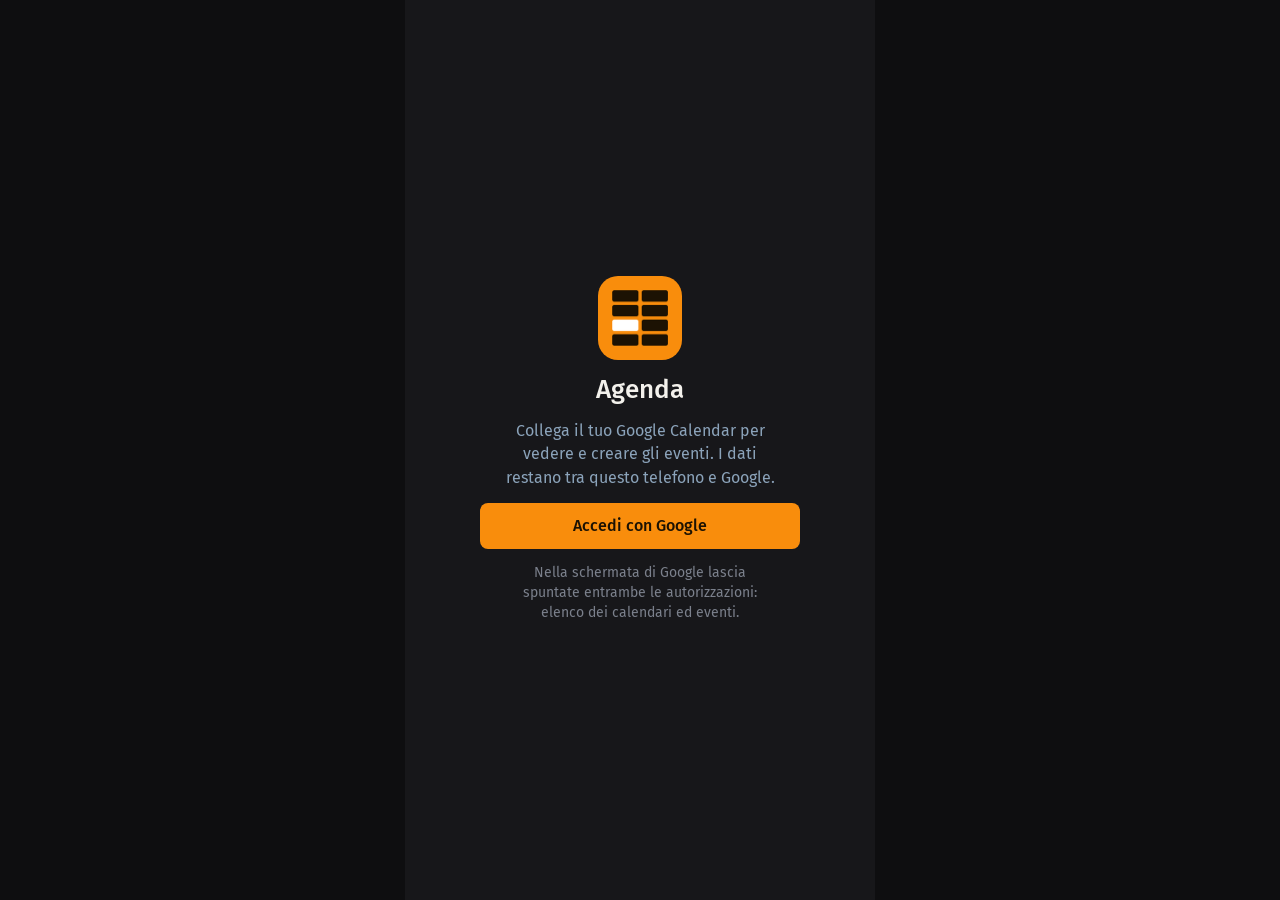
<file: index.html>
<!doctype html>
<html lang="it" data-tema="scuro" data-v="4">
<head>
<meta charset="utf-8">
<meta name="viewport" content="width=device-width,initial-scale=1,viewport-fit=cover">
<meta name="theme-color" content="#17171a">
<title>Agenda</title>
<link rel="manifest" href="manifest.webmanifest">
<link rel="icon" href="icons/icon-192.png">
<link rel="apple-touch-icon" href="icons/icon-192.png">
<link rel="preconnect" href="https://fonts.googleapis.com">
<link rel="preconnect" href="https://fonts.gstatic.com" crossorigin>
<link rel="stylesheet" href="https://fonts.googleapis.com/css2?family=Fira+Sans:wght@400;500;600&family=Fira+Sans+Condensed:wght@400;500&family=Roboto:wght@400;500;700&family=Roboto+Condensed:wght@400;500&family=Atkinson+Hyperlegible:wght@400;700&family=Source+Sans+3:wght@400;500;600&display=swap">
<link rel="stylesheet" href="app.css?v=4">
</head>
<body>
<div id="app">
  <header class="top">
    <button class="ib" id="b-menu" aria-label="Menu"><svg viewBox="0 0 24 24"><path d="M4 7h16M4 12h16M4 17h16"/></svg></button>
    <div class="ttl" aria-live="polite"><b id="t1"></b><span id="t2"></span></div>
    <button class="ib" id="b-search" aria-label="Cerca un evento"><svg viewBox="0 0 24 24"><circle cx="10.5" cy="10.5" r="6"/><path d="M15 15l5 5"/></svg></button>
    <button class="ib" id="b-new" aria-label="Nuovo evento"><svg viewBox="0 0 24 24"><path d="M12 5v14M5 12h14"/></svg></button>
    <button class="ib" id="b-today" aria-label="Vai a oggi"><svg id="i-today" viewBox="0 0 24 24"><rect x="4" y="5" width="16" height="15" rx="2"/><path d="M4 10h16M8 3v4M16 3v4"/><circle cx="12" cy="15" r="1.6" fill="currentColor" stroke="none"/></svg><img class="oggi" id="img-today" alt="" hidden></button>
  </header>

  <button class="sync" id="sync" hidden></button>

  <main id="stage"></main>

  <nav class="tabs" id="tabs" aria-label="Viste">
    <button data-view="month">Mese</button>
    <button data-view="week">Settimana</button>
    <button data-view="day">Giorno</button>
    <button data-view="agenda">Agenda</button>
  </nav>

  <section class="search" id="search" hidden>
    <div class="s-top">
      <button class="ib" id="s-back" aria-label="Chiudi la ricerca"><svg viewBox="0 0 24 24"><path d="M15 5l-7 7 7 7"/></svg></button>
      <input type="search" id="s-q" placeholder="Cerca un evento" autocomplete="off" enterkeyhint="search" aria-label="Testo da cercare">
    </div>
    <div class="s-res" id="s-res"></div>
  </section>

  <div class="scrim" id="scrim" hidden></div>

  <aside class="drawer" id="drawer" hidden>
    <p class="acct" id="acct"></p>
    <button class="btn wide" id="m-sync">Aggiorna ora</button>
    <h2 class="sec">Calendari</h2>
    <div id="cal-list"></div>
    <h2 class="sec">Tema</h2>
    <div class="seg" id="tema"><button data-tema="scuro">Scuro</button><button data-tema="chiaro">Chiaro</button><button data-tema="auto">Automatico</button></div>
    <h2 class="sec">Carattere</h2>
    <div class="fonts" id="fonts"></div>
    <h2 class="sec">Icona del tasto Oggi</h2>
    <div class="icrow"><img class="oggi" id="ic-prev" alt="" hidden><span id="ic-none">Icona standard</span></div>
    <div class="seg two"><button id="ic-pick">Scegli immagine</button><button id="ic-clear">Togli</button></div>
    <input type="file" id="ic-file" accept="image/*" hidden>
    <h2 class="sec">Account</h2>
    <button class="btn wide del" id="m-out">Esci e cancella i dati dal telefono</button>
  </aside>

  <section class="sheet" id="detail" hidden>
    <div class="det-top"><i></i><div>
      <h2 id="d-title"></h2>
      <p class="det-line" id="d-when"></p>
      <p class="det-line" id="d-loc"></p>
      <p class="det-desc" id="d-desc"></p>
      <p class="det-cal" id="d-cal"></p>
      <p class="det-cal"><a id="d-link" target="_blank" rel="noopener">Apri in Google Calendar</a></p>
      <p class="det-share" id="d-share" hidden></p>
    </div></div>
    <div class="acts" id="d-acts">
      <button class="btn" id="d-goto">Vai al giorno</button>
      <button class="btn pri" id="d-edit">Modifica</button>
      <button class="btn" id="d-dup">Duplica</button>
      <button class="btn" id="d-share-btn">Condividi</button>
      <button class="btn del" id="d-del">Elimina</button>
      <button class="btn" id="d-close">Chiudi</button>
    </div>
    <div class="acts" id="d-delopts" hidden>
      <button class="btn del sure" id="d-del-one">Elimina solo questo</button>
      <button class="btn del sure" id="d-del-all">Elimina tutta la serie</button>
      <button class="btn" id="d-del-no">Annulla</button>
    </div>
  </section>

  <section class="sheet" id="formsheet" hidden>
    <form id="form" novalidate>
      <h2 id="f-head">Nuovo evento</h2>
      <p class="note" id="f-note" hidden>Questo evento fa parte di una serie: la modifica vale solo per questa data. Per cambiare tutta la serie usa Google Calendar.</p>
      <label class="f"><span>Titolo</span><input type="text" id="f-title" autocomplete="off" maxlength="200"></label>
      <p class="err" id="f-err" hidden>Scrivi un titolo per salvare l'evento.</p>
      <label class="chk"><input type="checkbox" id="f-all"> Giorno intero</label>
      <div class="f"><span>Inizio</span><div class="row" id="r-start"><input type="date" id="f-sd" aria-label="Data di inizio"><input type="time" id="f-st" aria-label="Ora di inizio"></div></div>
      <div class="f"><span>Fine</span><div class="row" id="r-end"><input type="date" id="f-ed" aria-label="Data di fine"><input type="time" id="f-et" aria-label="Ora di fine"></div></div>
      <label class="f"><span>Calendario</span><select id="f-cal"></select></label>
      <label class="f" id="w-rep"><span>Ripetizione</span><select id="f-rep">
        <option value="">Non si ripete</option>
        <option value="DAILY">Ogni giorno</option>
        <option value="WEEKLY">Ogni settimana</option>
        <option value="MONTHLY">Ogni mese</option>
        <option value="YEARLY">Ogni anno</option>
      </select></label>
      <label class="f"><span>Promemoria</span><select id="f-rem"></select></label>
      <label class="f"><span>Luogo</span><input type="text" id="f-loc" autocomplete="off" maxlength="300"></label>
      <label class="f"><span>Note</span><textarea id="f-desc" rows="3" maxlength="4000"></textarea></label>
      <div class="acts">
        <button class="btn pri" type="submit" id="f-save">Salva</button>
        <button class="btn" type="button" id="f-cancel">Annulla</button>
      </div>
    </form>
  </section>

  <section class="sheet" id="cropsheet" hidden>
    <h2>Inquadra l'immagine</h2>
    <p class="det-line">Trascina per spostarla. Per ingrandirla usa due dita o il cursore.</p>
    <div class="crop" id="crop"><img id="crop-img" alt="" draggable="false"></div>
    <label class="rng"><span>Ingrandimento</span><input type="range" id="crop-z" min="1" max="4" step="0.01" value="1"></label>
    <div class="croprow"><canvas id="crop-prev" width="126" height="126"></canvas><span>Così apparirà nella barra, a grandezza reale</span></div>
    <div class="acts">
      <button class="btn pri" id="crop-ok">Usa questa immagine</button>
      <button class="btn" id="crop-no">Annulla</button>
    </div>
  </section>

  <section class="login" id="login" hidden>
    <img src="icons/icon-192.png" alt="" width="84" height="84">
    <h1>Agenda</h1>
    <p>Collega il tuo Google Calendar per vedere e creare gli eventi. I dati restano tra questo telefono e Google.</p>
    <button class="btn pri wide" id="b-login">Accedi con Google</button>
    <p class="err" id="login-err" hidden></p>
    <p class="small">Nella schermata di Google lascia spuntate entrambe le autorizzazioni: elenco dei calendari ed eventi.</p>
  </section>

  <div class="toast" id="toast" role="status" hidden></div>
</div>
<script src="config.js?v=4"></script>
<script src="app.js?v=4"></script>
<script src="https://accounts.google.com/gsi/client" async defer></script>
</body>
</html>
</file>
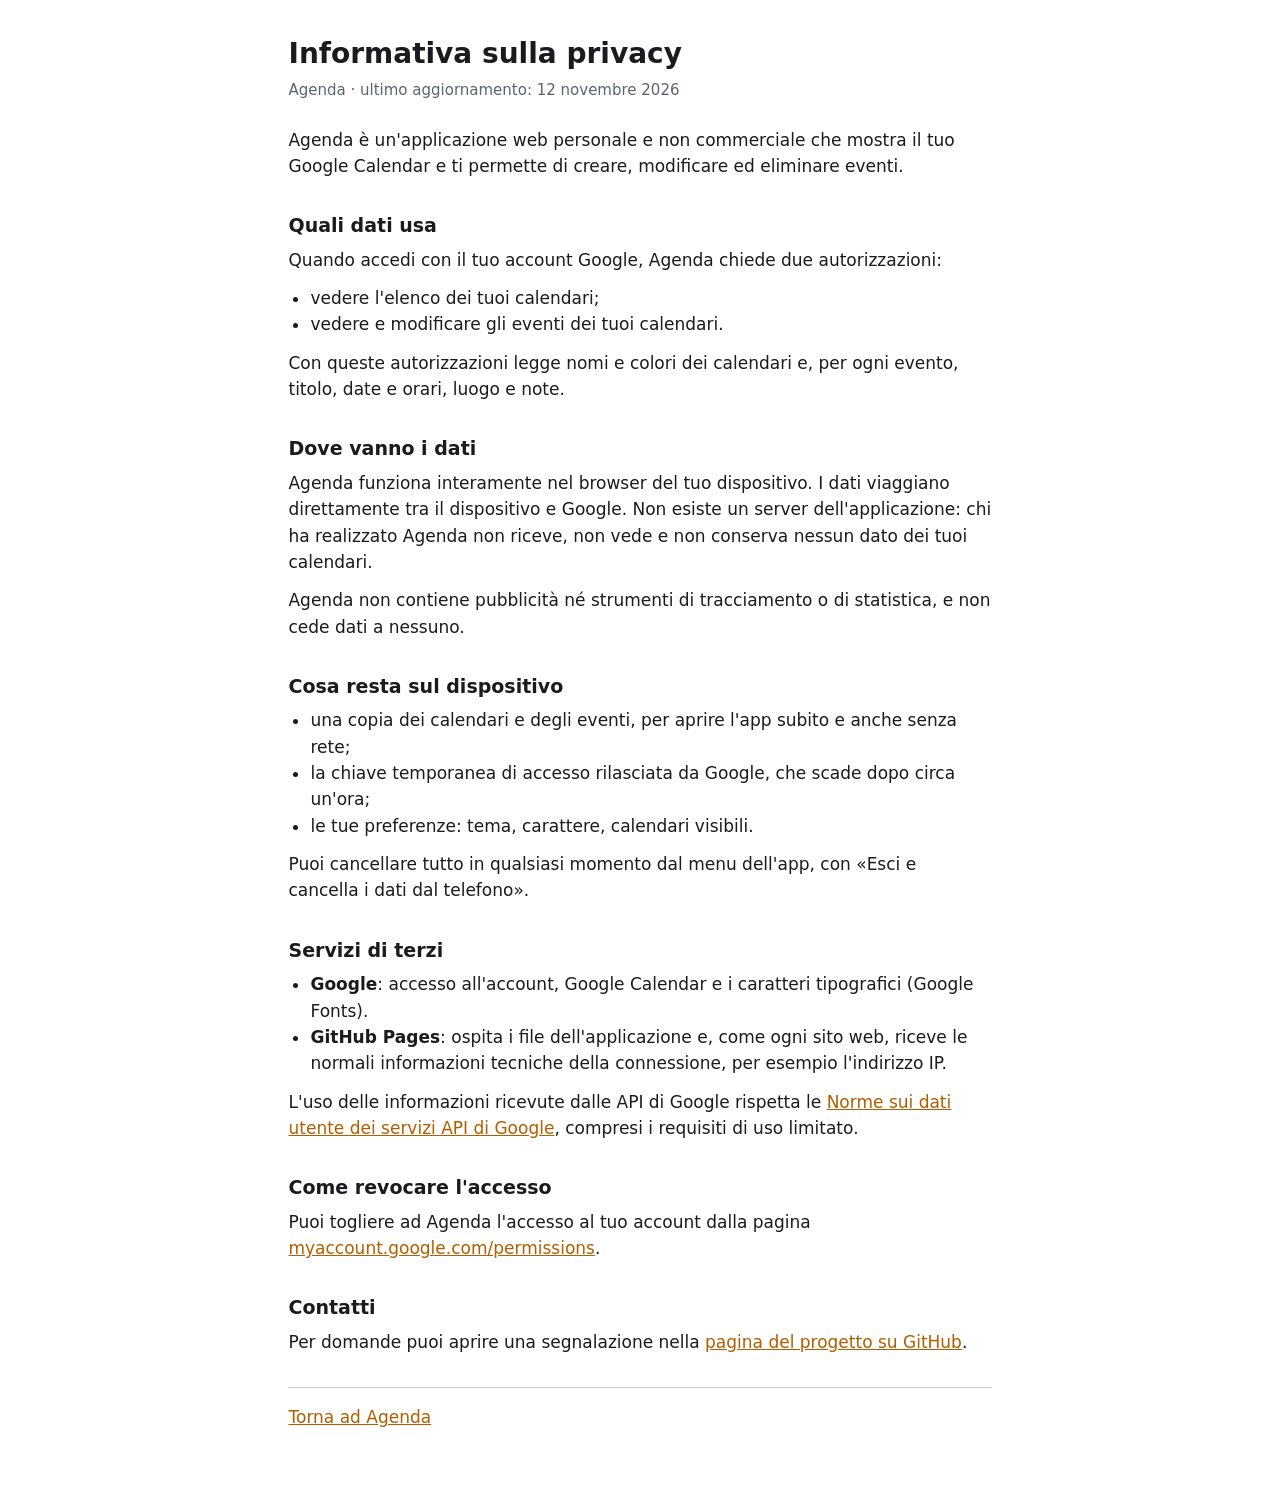
<file: privacy.html>
<!doctype html>
<html lang="it">
<head>
<meta charset="utf-8">
<meta name="viewport" content="width=device-width,initial-scale=1">
<title>Agenda · Informativa sulla privacy</title>
<style>
:root{--bg:#ffffff;--fg:#1b1b1f;--dim:#5b6470;--line:#d3cfc6;--accent:#b25e00}
@media (prefers-color-scheme:dark){:root{--bg:#17171a;--fg:#f3f1ec;--dim:#9aa5b1;--line:#3b3b42;--accent:#f98d0c;color-scheme:dark}}
body{margin:0;background:var(--bg);color:var(--fg);font:17px/1.55 system-ui,Roboto,"Segoe UI",sans-serif}
main{max-width:65ch;margin:0 auto;padding:32px max(16px,env(safe-area-inset-right,0px)) 48px max(16px,env(safe-area-inset-left,0px))}
h1{font-size:28px;font-weight:600;margin:0 0 4px;text-wrap:balance}
h2{font-size:19px;font-weight:600;margin:32px 0 6px}
p,ul{margin:0 0 12px}
ul{padding-left:22px}
.when{color:var(--dim);font-size:15px;margin-bottom:24px}
a{color:var(--accent)}
hr{border:0;border-top:1px solid var(--line);margin:32px 0 16px}
</style>
</head>
<body>
<main>
<h1>Informativa sulla privacy</h1>
<p class="when">Agenda · ultimo aggiornamento: 12 novembre 2026</p>

<p>Agenda è un'applicazione web personale e non commerciale che mostra il tuo Google Calendar e ti permette di creare, modificare ed eliminare eventi.</p>

<h2>Quali dati usa</h2>
<p>Quando accedi con il tuo account Google, Agenda chiede due autorizzazioni:</p>
<ul>
<li>vedere l'elenco dei tuoi calendari;</li>
<li>vedere e modificare gli eventi dei tuoi calendari.</li>
</ul>
<p>Con queste autorizzazioni legge nomi e colori dei calendari e, per ogni evento, titolo, date e orari, luogo e note.</p>

<h2>Dove vanno i dati</h2>
<p>Agenda funziona interamente nel browser del tuo dispositivo. I dati viaggiano direttamente tra il dispositivo e Google. Non esiste un server dell'applicazione: chi ha realizzato Agenda non riceve, non vede e non conserva nessun dato dei tuoi calendari.</p>
<p>Agenda non contiene pubblicità né strumenti di tracciamento o di statistica, e non cede dati a nessuno.</p>

<h2>Cosa resta sul dispositivo</h2>
<ul>
<li>una copia dei calendari e degli eventi, per aprire l'app subito e anche senza rete;</li>
<li>la chiave temporanea di accesso rilasciata da Google, che scade dopo circa un'ora;</li>
<li>le tue preferenze: tema, carattere, calendari visibili.</li>
</ul>
<p>Puoi cancellare tutto in qualsiasi momento dal menu dell'app, con «Esci e cancella i dati dal telefono».</p>

<h2>Servizi di terzi</h2>
<ul>
<li><strong>Google</strong>: accesso all'account, Google Calendar e i caratteri tipografici (Google Fonts).</li>
<li><strong>GitHub Pages</strong>: ospita i file dell'applicazione e, come ogni sito web, riceve le normali informazioni tecniche della connessione, per esempio l'indirizzo IP.</li>
</ul>
<p>L'uso delle informazioni ricevute dalle API di Google rispetta le <a href="https://developers.google.com/terms/api-services-user-data-policy">Norme sui dati utente dei servizi API di Google</a>, compresi i requisiti di uso limitato.</p>

<h2>Come revocare l'accesso</h2>
<p>Puoi togliere ad Agenda l'accesso al tuo account dalla pagina <a href="https://myaccount.google.com/permissions">myaccount.google.com/permissions</a>.</p>

<h2>Contatti</h2>
<p>Per domande puoi aprire una segnalazione nella <a href="https://github.com/ElioColor/calendario-agenda/issues">pagina del progetto su GitHub</a>.</p>

<hr>
<p><a href="./">Torna ad Agenda</a></p>
</main>
</body>
</html>
</file>
<file: app.css>
/* Layout: una sola schermata a tutta altezza. Barra in alto, griglia a filo dei bordi come un'agenda di carta, striscia delle viste in basso. */
:root{
  color-scheme:dark;
  --ground:#0e0e10;
  --bar:#17171a;
  --cell:#202023;
  --cell-we:#2e2e33;
  --line:#3b3b42;
  --fg:#f3f1ec;
  --fg-dim:#8ba3ba;
  --mute:#7b808c;
  --sun:#ff6157;
  --today:#f98d0c;
  --on-today:#1c1203;
  --sheet:#2a2a2f;
  --field:#1a1a1d;
  --danger:#ff6157;
  --press:rgb(255 255 255 / .1);
  --btn:rgb(255 255 255 / .09);
  --f-ui:"Fira Sans",system-ui,Roboto,"Segoe UI",sans-serif;
  --f-tight:"Fira Sans Condensed","Roboto Condensed","Arial Narrow",system-ui,sans-serif;
}
/* tema chiaro: lo sceglie l'impostazione dell'app (Scuro, Chiaro, Automatico) */
:root[data-tema="chiaro"]{
  color-scheme:light;
  --ground:#e6e3dc;
  --bar:#f3f1ec;
  --cell:#ffffff;
  --cell-we:#edeae3;
  --line:#d3cfc6;
  --fg:#1b1b1f;
  --fg-dim:#47698a;
  --mute:#767983;
  --sun:#d3271e;
  --sheet:#ffffff;
  --field:#f3f1ec;
  --danger:#c8221a;
  --press:rgb(0 0 0 / .08);
  --btn:rgb(0 0 0 / .07);
}
html{box-sizing:border-box;height:100%}
*,*::before,*::after{box-sizing:inherit}
[hidden]{display:none!important}
body{height:100%;margin:0;background:var(--ground);color:var(--fg);font-family:var(--f-ui);font-size:15px;overflow:hidden;
  -webkit-user-select:none;user-select:none;-webkit-tap-highlight-color:transparent;overscroll-behavior:none}
button{font:inherit;color:inherit;background:none;border:0;padding:0;margin:0;text-align:left;cursor:pointer}
button:disabled{opacity:.55;cursor:default}
:focus-visible{outline:2px solid var(--today);outline-offset:-2px}
input,select,textarea{font:inherit;color:var(--fg)}
a{color:var(--fg-dim)}

#app{position:relative;height:100%;max-width:470px;margin:0 auto;display:flex;flex-direction:column;background:var(--cell);overflow:hidden}

/* barra in alto */
.top{display:flex;align-items:center;gap:4px;background:var(--bar);border-bottom:1px solid var(--line);
  padding:calc(6px + env(safe-area-inset-top,0px)) max(8px,env(safe-area-inset-right,0px)) 6px max(8px,env(safe-area-inset-left,0px))}
.ib{width:44px;height:44px;display:grid;place-items:center;border-radius:50%}
.ib svg{width:24px;height:24px;fill:none;stroke:currentColor;stroke-width:2;stroke-linecap:round;stroke-linejoin:round}
.ib:active{background:var(--press)}
.ttl{flex:1;min-width:0;padding-left:6px;line-height:1.15}
.ttl b{display:block;font-size:20px;font-weight:500;white-space:nowrap;overflow:hidden;text-overflow:ellipsis}
.ttl span{display:block;font-size:15px;color:var(--fg-dim);white-space:nowrap;overflow:hidden;text-overflow:ellipsis}

/* riga di stato dell'aggiornamento */
.sync{flex:none;width:100%;min-height:32px;padding:5px 12px;text-align:center;font-size:14px;background:var(--today);color:var(--on-today);font-weight:500}
.sync:disabled{opacity:1;background:var(--bar);color:var(--fg-dim);font-weight:400;border-bottom:1px solid var(--line)}

/* area delle viste */
#stage{flex:1;min-height:0;position:relative;overflow:hidden;touch-action:none}
#stage.scrolls{touch-action:pan-y}
.view{position:absolute;inset:0;display:flex;flex-direction:column}
@keyframes inUp{from{transform:translateY(22px);opacity:.35}}
@keyframes inDown{from{transform:translateY(-22px);opacity:.35}}
@keyframes inLeft{from{transform:translateX(26px);opacity:.35}}
@keyframes inRight{from{transform:translateX(-26px);opacity:.35}}
.view.up{animation:inUp .16s ease-out}
.view.down{animation:inDown .16s ease-out}
.view.left{animation:inLeft .16s ease-out}
.view.right{animation:inRight .16s ease-out}
@media (prefers-reduced-motion:reduce){.view{animation:none!important}}

/* ---- mese ---- */
.dow{display:grid;grid-template-columns:repeat(7,minmax(0,1fr));height:26px;align-items:center;background:var(--bar);color:var(--fg-dim);font-size:14px}
.dow span{padding-left:4px}
.weeks{flex:1;min-height:0;display:flex;flex-direction:column}
.wk{flex:1;min-height:0;position:relative;overflow:hidden;border-top:1px solid var(--line)}
.wk-bg{position:absolute;inset:0;display:grid;grid-template-columns:repeat(7,minmax(0,1fr))}
.cell{display:flex;justify-content:space-between;align-items:flex-start;padding:1px 3px 0 4px;background:var(--cell)}
.cell.we{background:var(--cell-we)}
.cell .num{font-size:17px;font-weight:600;line-height:23px;font-variant-numeric:tabular-nums}
.cell.sun .num{color:var(--sun)}
.cell.out .num{opacity:.4}
.cell .plus{font:500 11px/23px var(--f-tight);color:var(--mute)}
.cell.today{background:var(--today)}
.cell.today .num,.cell.today .plus{color:var(--on-today);opacity:1}
.wk-ev{position:absolute;inset:25px 0 0 0;display:grid;grid-template-columns:repeat(7,minmax(0,1fr));grid-auto-rows:20px;row-gap:1px;align-content:start;pointer-events:none}
.ev{pointer-events:auto;min-width:0;height:20px;line-height:20px;font-family:var(--f-tight);font-size:13.5px;white-space:nowrap;overflow:hidden;padding:0 3px}
.ev.bar{background:var(--c);color:var(--on);border-radius:2px;margin:0 1px;box-shadow:inset 0 0 0 1px rgb(0 0 0 / .16)}
.ev.bar.cl{border-top-left-radius:0;border-bottom-left-radius:0;margin-left:0}
.ev.bar.cr{border-top-right-radius:0;border-bottom-right-radius:0;margin-right:0}
.ev.txt{color:var(--t)}
.ev.txt.ot{color:var(--on-today);font-weight:500}

/* ---- settimana ---- */
.week{display:grid;grid-template-columns:repeat(2,minmax(0,1fr));grid-template-rows:repeat(4,minmax(0,1fr));grid-auto-flow:column;gap:1px;background:var(--line)}
.wcell{background:var(--cell);overflow:hidden;min-height:0;display:flex;flex-direction:column;gap:2px;padding-bottom:2px}
.wcell.we{background:var(--cell-we)}
.wh{display:flex;align-items:baseline;gap:7px;padding:1px 5px 0;white-space:nowrap;flex:none}
.wh .n{font-size:24px;font-weight:600;line-height:30px;font-variant-numeric:tabular-nums}
.wh .d{font-size:19px;color:var(--fg-dim)}
.wh .m{font-size:13px;letter-spacing:.06em;text-transform:uppercase;color:var(--mute)}
.wcell.sun .wh .n,.wcell.sun .wh .d{color:var(--sun)}
.wbar{flex:none;display:block;width:calc(100% - 2px);margin:0 1px;height:24px;line-height:24px;padding:0 5px;background:var(--c);color:var(--on);border-radius:2px;
  font-size:16px;white-space:nowrap;overflow:hidden;text-overflow:ellipsis;box-shadow:inset 0 0 0 1px rgb(0 0 0 / .16)}
.wtxt{flex:none;display:-webkit-box;-webkit-box-orient:vertical;-webkit-line-clamp:2;overflow:hidden;padding:0 5px;color:var(--t);font-size:16px;line-height:21px}
.wtxt .tm{font-variant-numeric:tabular-nums}
.more{flex:none;padding:0 5px;font-size:13px;color:var(--mute)}
.wcell.today{background:var(--today)}
.wcell.today .wh .n,.wcell.today .wh .d,.wcell.today .wh .m,.wcell.today .wtxt,.wcell.today .more{color:var(--on-today)}
.wcell.today .wtxt{font-weight:500}

/* anteprima della settimana successiva */
.next{background:var(--bar);padding:4px 5px 2px;gap:3px;cursor:pointer}
.next h3{margin:0;font:500 12px/1.3 var(--f-ui);letter-spacing:.07em;text-transform:uppercase;color:var(--fg-dim);display:flex;justify-content:space-between;gap:6px;white-space:nowrap}
.next h3 span{min-width:0;overflow:hidden;text-overflow:ellipsis}
.next h3 i{flex:none;font-style:normal;color:var(--mute);letter-spacing:0;text-transform:none}
.prow{flex:none;display:grid;grid-template-columns:auto minmax(0,1fr);gap:8px;align-items:center;font:15px/23px var(--f-tight)}
.prow .pd{color:var(--mute);font-variant-numeric:tabular-nums;white-space:nowrap}
.prow .pt{white-space:nowrap;overflow:hidden;text-overflow:ellipsis;color:var(--t)}
.prow .pt.bar{justify-self:start;max-width:100%;background:var(--c);color:var(--on);border-radius:2px;padding:0 4px}
.empty{color:var(--mute);font-size:14px;padding:6px 5px}

/* ---- giorno ---- */
.dayv.we{background:var(--cell-we)}
.dh{display:flex;align-items:baseline;gap:10px;padding:8px 14px 10px;border-bottom:1px solid var(--line)}
.dh .n{font-size:44px;font-weight:600;line-height:1;font-variant-numeric:tabular-nums}
.dh .d{font-size:22px;color:var(--fg-dim)}
.dayv.sun .dh .n,.dayv.sun .dh .d{color:var(--sun)}
.dh .tag{margin-left:auto;align-self:center;background:var(--today);color:var(--on-today);font-size:13px;font-weight:600;letter-spacing:.06em;text-transform:uppercase;padding:3px 9px;border-radius:3px}
.dlist{flex:1;min-height:0;overflow:hidden;display:flex;flex-direction:column;gap:4px;padding:8px 6px 0}
.dbar{flex:none;display:block;width:100%;min-height:34px;line-height:34px;padding:0 10px;background:var(--c);color:var(--on);border-radius:3px;font-size:18px;white-space:nowrap;overflow:hidden;text-overflow:ellipsis;box-shadow:inset 0 0 0 1px rgb(0 0 0 / .16)}
.drow{flex:none;display:grid;grid-template-columns:58px 4px minmax(0,1fr);gap:10px;width:100%;padding:7px 8px;align-items:stretch}
.drow .tm{font-size:15px;line-height:1.35;color:var(--fg-dim);font-variant-numeric:tabular-nums;text-align:right}
.drow .tm b{display:block;font-weight:500;color:var(--fg);font-size:17px}
.drow .st{background:var(--c);border-radius:2px}
.drow .tx{min-width:0}
.drow .tx b{display:block;font-size:18px;font-weight:500;color:var(--t);overflow-wrap:anywhere}
.drow .tx span{display:block;font-size:14px;color:var(--mute)}

/* ---- agenda ---- */
.agenda{overflow-y:auto;overscroll-behavior:contain;padding-bottom:24px}
.ag-day{display:flex;align-items:baseline;gap:8px;padding:12px 14px 4px;border-top:1px solid var(--line);position:sticky;top:0;background:var(--cell);z-index:1}
.ag-day:first-child{border-top:0}
.ag-day .n{font-size:22px;font-weight:600;font-variant-numeric:tabular-nums}
.ag-day .d{font-size:16px;color:var(--fg-dim)}
.ag-day.sun .n,.ag-day.sun .d{color:var(--sun)}
.ag-day .tag{background:var(--today);color:var(--on-today);font-size:11px;font-weight:600;letter-spacing:.06em;text-transform:uppercase;padding:2px 7px;border-radius:3px}
.ag-row{display:grid;grid-template-columns:58px minmax(0,1fr);gap:10px;width:100%;padding:5px 8px;align-items:center}
.ag-row .tm{font-size:15px;color:var(--fg-dim);text-align:right;font-variant-numeric:tabular-nums}
.ag-row .tt{min-width:0;font-size:17px;white-space:nowrap;overflow:hidden;text-overflow:ellipsis;color:var(--t)}
.ag-row .tt.bar{justify-self:start;max-width:100%;background:var(--c);color:var(--on);border-radius:2px;padding:1px 7px;box-shadow:inset 0 0 0 1px rgb(0 0 0 / .16)}

/* striscia delle viste */
.tabs{display:grid;grid-template-columns:repeat(4,1fr);background:var(--bar);border-top:1px solid var(--line);
  padding:0 env(safe-area-inset-right,0px) env(safe-area-inset-bottom,0px) env(safe-area-inset-left,0px)}
.tabs button{height:40px;text-align:center;font-size:14px;color:var(--mute);border-top:2px solid transparent;margin-top:-1px}
.tabs button[aria-pressed="true"]{color:var(--fg);border-top-color:var(--today)}

/* pannelli */
.scrim{position:absolute;inset:0;background:rgb(0 0 0 / .55);z-index:20}
.sheet{position:absolute;left:0;right:0;bottom:0;z-index:21;background:var(--sheet);border-radius:14px 14px 0 0;max-height:92%;overflow-y:auto;
  padding:16px max(16px,env(safe-area-inset-right,0px)) calc(16px + env(safe-area-inset-bottom,0px)) max(16px,env(safe-area-inset-left,0px));
  -webkit-user-select:text;user-select:text}
.sheet h2{margin:0 0 4px;font-size:22px;font-weight:500;text-wrap:balance;overflow-wrap:anywhere}
.det-top{display:grid;grid-template-columns:6px minmax(0,1fr);gap:12px}
.det-top i{background:var(--c);border-radius:3px}
.det-line{margin:2px 0 0;font-size:16px;color:var(--fg-dim)}
.det-desc{margin:10px 0 0;font-size:15px;line-height:1.4;white-space:pre-line;overflow-wrap:anywhere;max-height:9.8em;overflow-y:auto}
.det-cal{margin:10px 0 0;font-size:14px;color:var(--mute)}
.det-share{margin:12px 0 0;padding:10px 12px;background:var(--field);border:1px solid var(--line);border-radius:8px;font-size:15px;line-height:1.4;white-space:pre-line;overflow-wrap:anywhere}
.acts{display:flex;gap:10px;margin-top:18px;flex-wrap:wrap}
.btn{flex:1;min-width:110px;min-height:46px;padding:0 10px;text-align:center;border-radius:8px;font-size:16px;font-weight:500;background:var(--btn)}
.btn.wide{display:block;width:100%}
.btn.pri{background:var(--today);color:var(--on-today)}
.btn.del{color:var(--danger)}
.btn.del.sure{background:var(--danger);color:#fff}
.note{margin:8px 0 0;padding:9px 11px;border-radius:8px;background:var(--field);border:1px solid var(--line);font-size:14px;line-height:1.4;color:var(--fg-dim)}
form .f{display:block;margin-top:12px}
form .f>span{display:block;font-size:12px;letter-spacing:.07em;text-transform:uppercase;color:var(--fg-dim);margin-bottom:4px}
form input[type=text],form input[type=date],form input[type=time],form select,form textarea{width:100%;min-height:46px;background:var(--field);border:1px solid var(--line);border-radius:8px;padding:0 10px;font-size:17px}
form textarea{padding:9px 10px;line-height:1.35;resize:vertical;display:block}
form .row{display:grid;grid-template-columns:minmax(0,1.5fr) minmax(0,1fr);gap:8px}
form .row.solo{grid-template-columns:minmax(0,1fr)}
form .chk{display:flex;align-items:center;gap:10px;margin-top:14px;font-size:17px}
form .chk input{width:22px;height:22px;accent-color:var(--today)}
.err{margin:6px 0 0;font-size:14px;color:var(--danger)}

.drawer{position:absolute;left:0;top:0;bottom:0;width:min(84%,320px);z-index:21;background:var(--sheet);overflow-y:auto;
  padding:calc(18px + env(safe-area-inset-top,0px)) 16px calc(18px + env(safe-area-inset-bottom,0px)) max(16px,env(safe-area-inset-left,0px))}
.drawer h2{margin:0 0 10px;font-size:13px;font-weight:500;letter-spacing:.08em;text-transform:uppercase;color:var(--fg-dim)}
.drawer h2.sec{margin-top:22px}
.drawer .acct{margin:0 0 12px;font-size:15px;color:var(--fg-dim);overflow-wrap:anywhere}
.drawer label{display:flex;align-items:center;gap:12px;min-height:46px;font-size:17px}
.drawer label span.nm{min-width:0;overflow-wrap:anywhere}
.drawer input{flex:none;width:22px;height:22px;accent-color:var(--c)}
.drawer .sw{flex:none;width:14px;height:14px;border-radius:3px;background:var(--c)}
.seg{display:grid;grid-template-columns:repeat(3,minmax(0,1fr));gap:6px}
.fonts{display:grid;gap:6px}
.seg button,.fonts button{height:42px;text-align:center;border-radius:8px;background:var(--btn);font-size:15px;white-space:nowrap;overflow:hidden;text-overflow:ellipsis}
.fonts button{text-align:left;padding:0 12px;font-size:17px}
.seg button[aria-pressed="true"],.fonts button[aria-pressed="true"]{background:var(--today);color:var(--on-today);font-weight:500}

/* icona personale del tasto Oggi */
.ib .oggi,.icrow .oggi{width:42px;height:42px;border-radius:50%;display:block;object-fit:cover;box-shadow:0 0 0 1.5px var(--today)}
.icrow{display:flex;align-items:center;gap:12px;min-height:46px;margin-bottom:8px;font-size:15px;color:var(--mute)}
.seg.two{grid-template-columns:repeat(2,minmax(0,1fr))}
.crop{position:relative;width:min(100%,300px);aspect-ratio:1;margin:14px auto 0;border-radius:50%;overflow:hidden;background:var(--field);touch-action:none;cursor:grab;box-shadow:0 0 0 2px var(--today)}
.crop img{position:absolute;left:0;top:0;max-width:none;transform-origin:0 0;pointer-events:none;-webkit-user-select:none;user-select:none}
.rng{display:block;margin-top:14px}
.rng span{display:block;font-size:12px;letter-spacing:.07em;text-transform:uppercase;color:var(--fg-dim);margin-bottom:4px}
.rng input{display:block;width:100%;height:32px;accent-color:var(--today)}
.croprow{display:flex;align-items:center;gap:12px;margin-top:10px;font-size:14px;color:var(--mute)}
.croprow canvas{flex:none;width:42px;height:42px;border-radius:50%;box-shadow:0 0 0 1.5px var(--today)}

/* ricerca */
.search{position:absolute;inset:0;z-index:15;background:var(--cell);display:flex;flex-direction:column}
.s-top{display:flex;align-items:center;gap:4px;background:var(--bar);border-bottom:1px solid var(--line);
  padding:calc(6px + env(safe-area-inset-top,0px)) max(12px,env(safe-area-inset-right,0px)) 6px max(8px,env(safe-area-inset-left,0px))}
.s-top input{flex:1;min-width:0;height:44px;background:var(--field);border:1px solid var(--line);border-radius:8px;padding:0 12px;font-size:17px;-webkit-user-select:text;user-select:text}
.s-res{flex:1;min-height:0;overflow-y:auto;overscroll-behavior:contain;padding-bottom:calc(24px + env(safe-area-inset-bottom,0px))}
.s-res h3{margin:0;padding:14px 14px 6px;font-size:12px;font-weight:500;letter-spacing:.08em;text-transform:uppercase;color:var(--fg-dim);position:sticky;top:0;background:var(--cell);z-index:1}
.s-hint{margin:0;padding:18px 14px;font-size:15px;line-height:1.45;color:var(--mute)}
.s-row{display:grid;grid-template-columns:98px minmax(0,1fr);gap:12px;width:100%;padding:8px 14px;align-items:start;border-top:1px solid var(--line)}
.s-row .s-d b{display:block;font-size:15px;font-weight:600;font-variant-numeric:tabular-nums;white-space:nowrap}
.s-row .s-d i{display:block;font-style:normal;font-size:13px;color:var(--fg-dim)}
.s-row .s-t{min-width:0}
.s-row .s-t b{display:block;font-size:17px;font-weight:500;color:var(--t);overflow-wrap:anywhere}
.s-row .s-t b.bar{display:inline-block;max-width:100%;background:var(--c);color:var(--on);border-radius:2px;padding:1px 7px;font-weight:400;box-shadow:inset 0 0 0 1px rgb(0 0 0 / .16)}
.s-row .s-t i{display:block;font-style:normal;font-size:13px;color:var(--mute);overflow-wrap:anywhere}
.s-foot{display:grid;gap:10px;padding:16px 14px 0;border-top:1px solid var(--line)}
.s-foot p{margin:0;font-size:14px;line-height:1.45;color:var(--mute)}

/* accesso */
.login{position:absolute;inset:0;z-index:25;background:var(--bar);display:flex;flex-direction:column;align-items:center;justify-content:center;gap:14px;
  padding:24px max(24px,env(safe-area-inset-right,0px)) 24px max(24px,env(safe-area-inset-left,0px));text-align:center;overflow-y:auto}
.login img{border-radius:20px}
.login h1{margin:0;font-size:26px;font-weight:500}
.login p{margin:0;max-width:32ch;font-size:16px;line-height:1.45;color:var(--fg-dim)}
.login p.small{font-size:14px;color:var(--mute)}
.login p.err{color:var(--danger)}
.login .btn{flex:none;max-width:320px}

.toast{position:absolute;left:50%;bottom:calc(56px + env(safe-area-inset-bottom,0px));transform:translateX(-50%);z-index:30;background:var(--fg);color:var(--cell);font-size:15px;font-weight:500;padding:9px 16px;border-radius:20px;max-width:90%;text-align:center}
</file>
